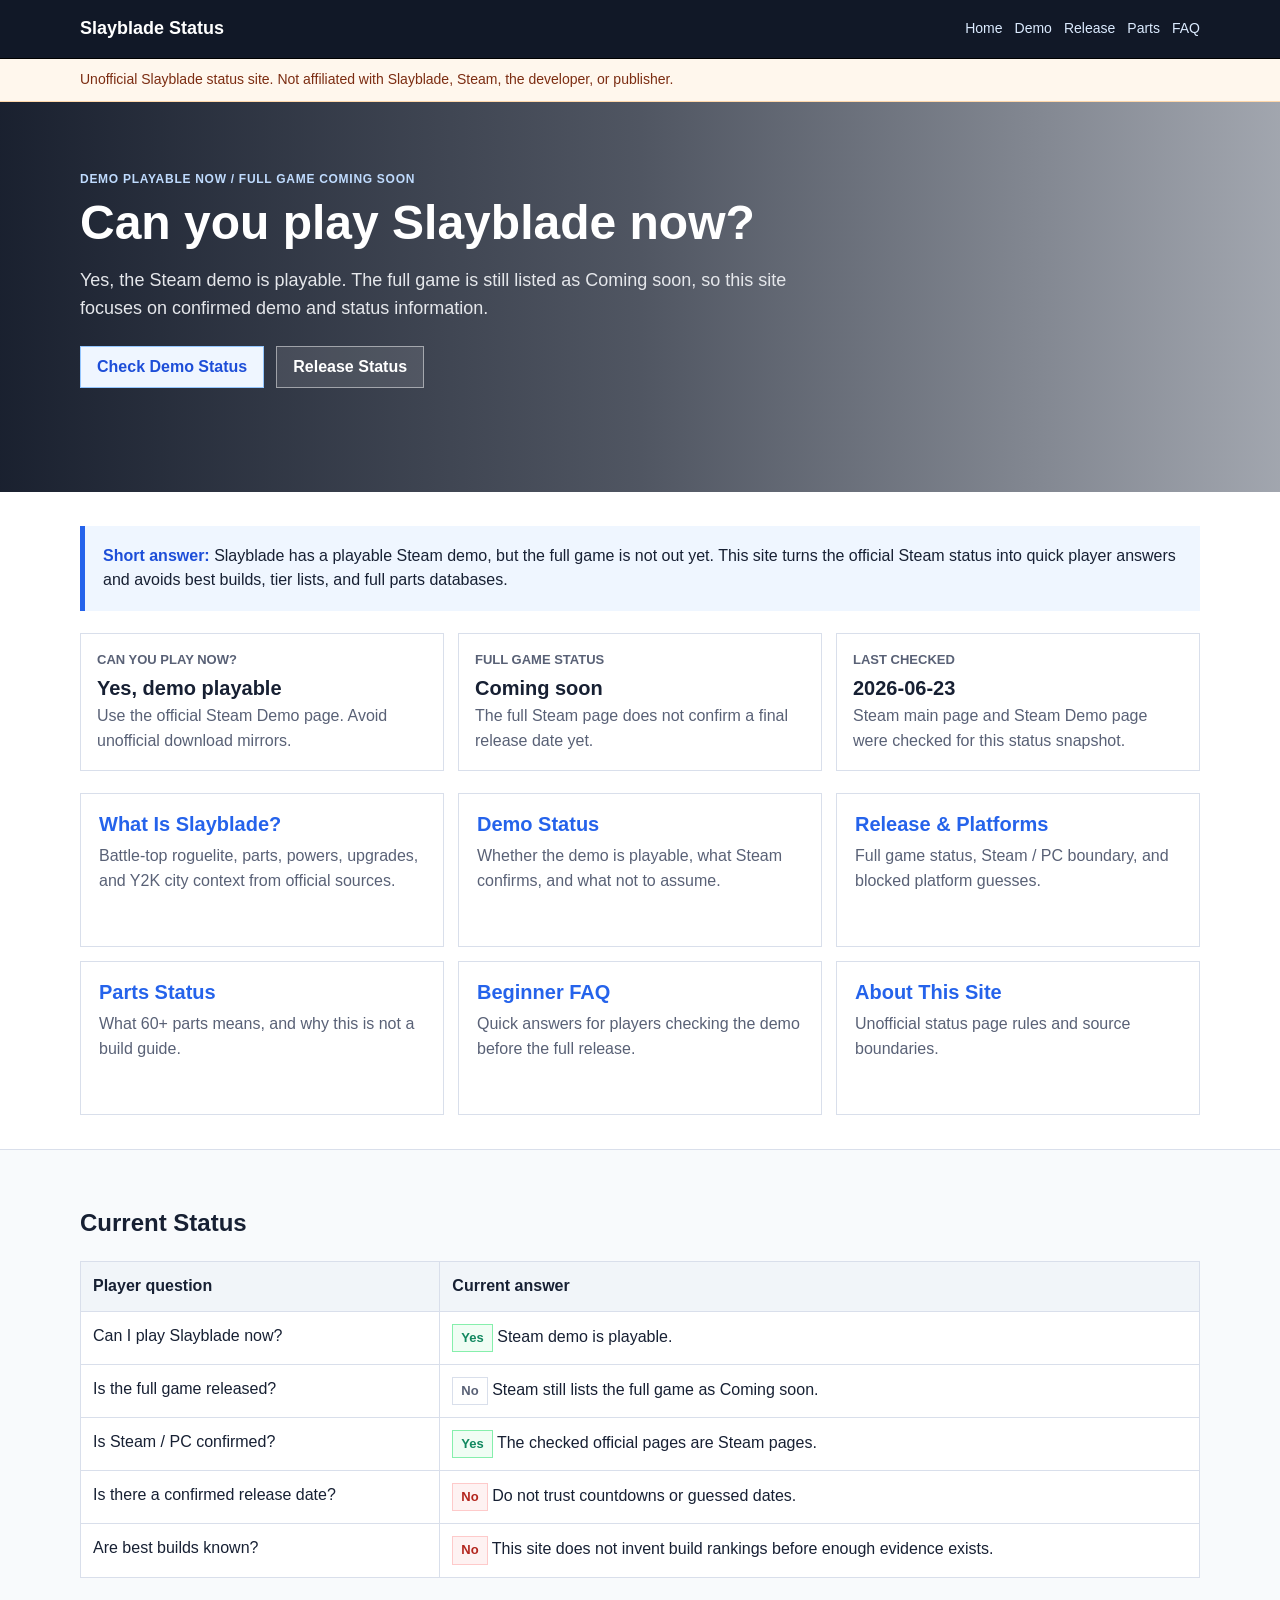
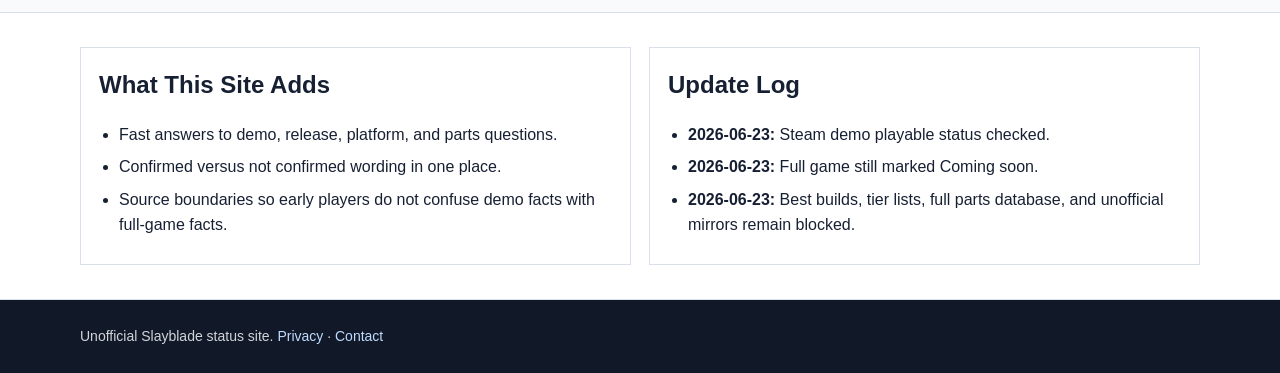
<file: index.html>
﻿<!doctype html>
<html lang="en">
<head>
  <meta charset="utf-8">
  <meta name="viewport" content="width=device-width, initial-scale=1">
  <meta name="robots" content="index,follow">
  <meta name="description" content="Check Slayblade demo availability, full game status, release and platform boundaries, parts notes, and beginner FAQ from source-bounded information.">
  <link rel="canonical" href="https://slaybladeguide.com/">
  <title>Slayblade Demo Status Hub</title>
  <link rel="stylesheet" href="assets/styles.css">
  <script type="text/javascript">
    (function(c,l,a,r,i,t,y){
        c[a]=c[a]||function(){(c[a].q=c[a].q||[]).push(arguments)};
        t=l.createElement(r);t.async=1;t.src="https://www.clarity.ms/tag/"+i;
        y=l.getElementsByTagName(r)[0];y.parentNode.insertBefore(t,y);
    })(window, document, "clarity", "script", "xbj6lcbji1");
  </script>
  <script async src="https://www.googletagmanager.com/gtag/js?id=G-CD2M2RZZ3R"></script>
  <script>
    window.dataLayer = window.dataLayer || [];
    function gtag(){dataLayer.push(arguments);}
    gtag('js', new Date());
    gtag('config', 'G-CD2M2RZZ3R');
  </script>
</head>
<body>
  <header class="topbar"><div class="topbar-inner"><div class="brand">Slayblade Status</div><nav class="nav"><a href="./">Home</a><a href="slayblade-demo-status/">Demo</a><a href="slayblade-release-date-platforms/">Release</a><a href="slayblade-parts-status/">Parts</a><a href="slayblade-beginner-faq/">FAQ</a></nav></div></header>
  <div class="notice"><div class="notice-inner">Unofficial Slayblade status site. Not affiliated with Slayblade, Steam, the developer, or publisher.</div></div>
  <section class="hero"><div class="hero-inner"><div class="eyebrow">Demo playable now / full game coming soon</div><h1>Can you play Slayblade now?</h1><p>Yes, the Steam demo is playable. The full game is still listed as Coming soon, so this site focuses on confirmed demo and status information.</p><div class="hero-actions"><a class="button" href="slayblade-demo-status/">Check Demo Status</a><a class="button secondary" href="slayblade-release-date-platforms/">Release Status</a></div></div></section>
  <main>
    <section class="band"><div class="wrap"><div class="answer"><strong>Short answer:</strong> Slayblade has a playable Steam demo, but the full game is not out yet. This site turns the official Steam status into quick player answers and avoids best builds, tier lists, and full parts databases.</div>
      <div class="status-cards">
        <div class="status-card"><span class="label">Can you play now?</span><strong>Yes, demo playable</strong><p>Use the official Steam Demo page. Avoid unofficial download mirrors.</p></div>
        <div class="status-card"><span class="label">Full game status</span><strong>Coming soon</strong><p>The full Steam page does not confirm a final release date yet.</p></div>
        <div class="status-card"><span class="label">Last checked</span><strong>2026-06-23</strong><p>Steam main page and Steam Demo page were checked for this status snapshot.</p></div>
      </div>
      <div class="grid">
      <a class="tile" href="what-is-slayblade/"><h2>What Is Slayblade?</h2><p>Battle-top roguelite, parts, powers, upgrades, and Y2K city context from official sources.</p></a>
      <a class="tile" href="slayblade-demo-status/"><h2>Demo Status</h2><p>Whether the demo is playable, what Steam confirms, and what not to assume.</p></a>
      <a class="tile" href="slayblade-release-date-platforms/"><h2>Release & Platforms</h2><p>Full game status, Steam / PC boundary, and blocked platform guesses.</p></a>
      <a class="tile" href="slayblade-parts-status/"><h2>Parts Status</h2><p>What 60+ parts means, and why this is not a build guide.</p></a>
      <a class="tile" href="slayblade-beginner-faq/"><h2>Beginner FAQ</h2><p>Quick answers for players checking the demo before the full release.</p></a>
      <a class="tile" href="about/"><h2>About This Site</h2><p>Unofficial status page rules and source boundaries.</p></a>
    </div></div></section>
    <section class="band alt"><div class="wrap"><h2>Current Status</h2><table class="status-table"><tr><th>Player question</th><th>Current answer</th></tr><tr><td>Can I play Slayblade now?</td><td><span class="tag ok">Yes</span> Steam demo is playable.</td></tr><tr><td>Is the full game released?</td><td><span class="tag">No</span> Steam still lists the full game as Coming soon.</td></tr><tr><td>Is Steam / PC confirmed?</td><td><span class="tag ok">Yes</span> The checked official pages are Steam pages.</td></tr><tr><td>Is there a confirmed release date?</td><td><span class="tag block">No</span> Do not trust countdowns or guessed dates.</td></tr><tr><td>Are best builds known?</td><td><span class="tag block">No</span> This site does not invent build rankings before enough evidence exists.</td></tr></table></div></section>
    <section class="band"><div class="wrap"><div class="split"><div class="panel"><h2>What This Site Adds</h2><ul class="check-list"><li>Fast answers to demo, release, platform, and parts questions.</li><li>Confirmed versus not confirmed wording in one place.</li><li>Source boundaries so early players do not confuse demo facts with full-game facts.</li></ul></div><div class="panel"><h2>Update Log</h2><ul class="update-list"><li><strong>2026-06-23:</strong> Steam demo playable status checked.</li><li><strong>2026-06-23:</strong> Full game still marked Coming soon.</li><li><strong>2026-06-23:</strong> Best builds, tier lists, full parts database, and unofficial mirrors remain blocked.</li></ul></div></div></div></section>
  </main>
  <footer class="footer"><div class="wrap">Unofficial Slayblade status site. <a href="privacy-policy/">Privacy</a> &middot; <a href="contact/">Contact</a></div></footer>
</body>
</html>
</file>
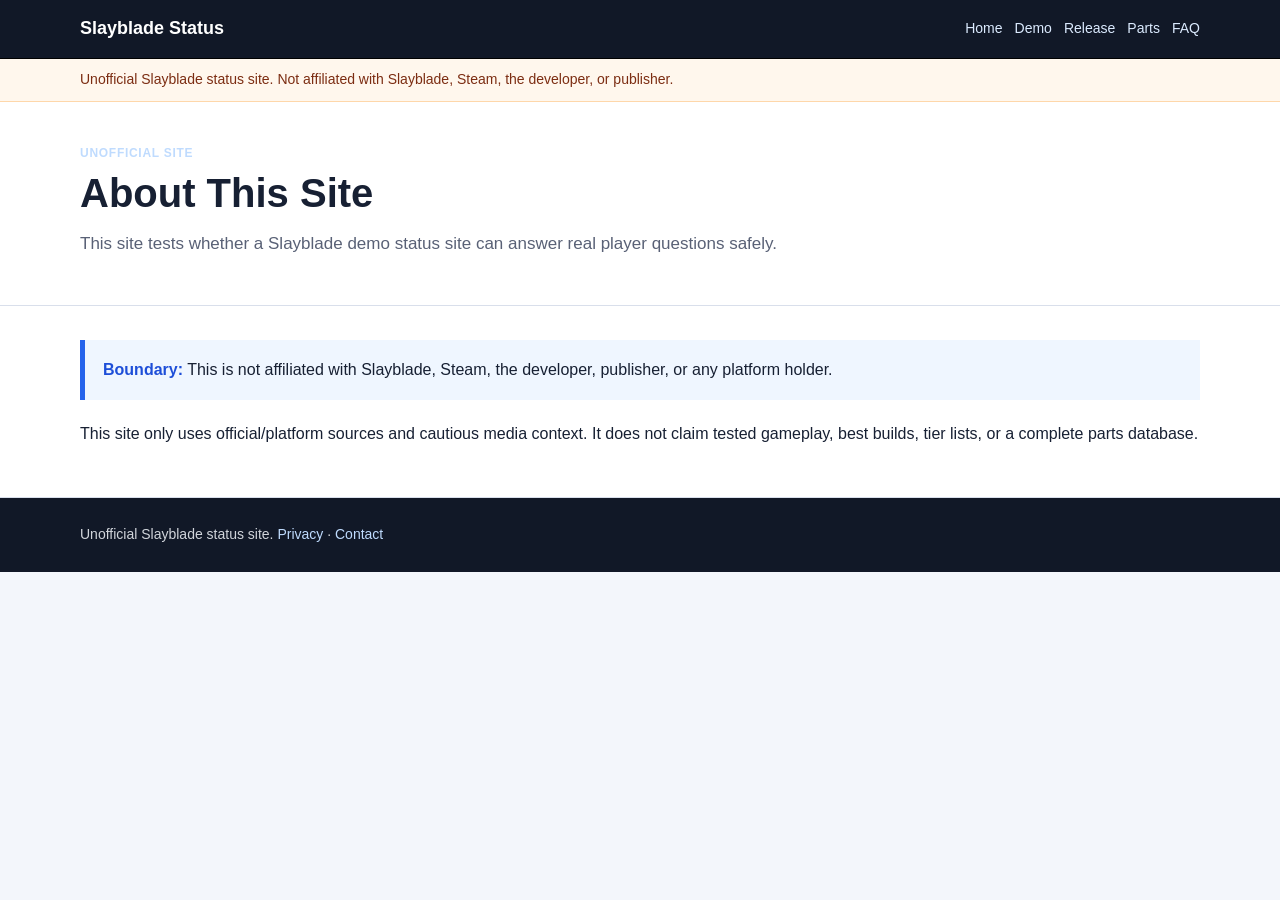
<file: about/index.html>
﻿<!doctype html>
<html lang="en">
<head>
  <meta charset="utf-8">
  <meta name="viewport" content="width=device-width, initial-scale=1">
  <meta name="robots" content="index,follow">
  <meta name="description" content="Learn how this unofficial Slayblade status site keeps claims source-bounded and avoids untested builds, tier lists, or complete databases.">
  <link rel="canonical" href="https://slaybladeguide.com/about/">
  <title>About This Slayblade Preview</title>
  <link rel="stylesheet" href="../assets/styles.css">
  <script type="text/javascript">
    (function(c,l,a,r,i,t,y){
        c[a]=c[a]||function(){(c[a].q=c[a].q||[]).push(arguments)};
        t=l.createElement(r);t.async=1;t.src="https://www.clarity.ms/tag/"+i;
        y=l.getElementsByTagName(r)[0];y.parentNode.insertBefore(t,y);
    })(window, document, "clarity", "script", "xbj6lcbji1");
  </script>
  <script async src="https://www.googletagmanager.com/gtag/js?id=G-CD2M2RZZ3R"></script>
  <script>
    window.dataLayer = window.dataLayer || [];
    function gtag(){dataLayer.push(arguments);}
    gtag('js', new Date());
    gtag('config', 'G-CD2M2RZZ3R');
  </script>
</head>
<body>
  <header class="topbar"><div class="topbar-inner"><div class="brand">Slayblade Status</div><nav class="nav"><a href="../">Home</a><a href="../slayblade-demo-status/">Demo</a><a href="../slayblade-release-date-platforms/">Release</a><a href="../slayblade-parts-status/">Parts</a><a href="../slayblade-beginner-faq/">FAQ</a></nav></div></header>
  <div class="notice"><div class="notice-inner">Unofficial Slayblade status site. Not affiliated with Slayblade, Steam, the developer, or publisher.</div></div>
  <main>
    <section class="page-head"><div class="wrap"><div class="eyebrow">Unofficial site</div><h1>About This Site</h1><p>This site tests whether a Slayblade demo status site can answer real player questions safely.</p></div></section>
    <section class="band"><div class="wrap"><div class="answer"><strong>Boundary:</strong> This is not affiliated with Slayblade, Steam, the developer, publisher, or any platform holder.</div><p>This site only uses official/platform sources and cautious media context. It does not claim tested gameplay, best builds, tier lists, or a complete parts database.</p></div></section>
  </main>
  <footer class="footer"><div class="wrap">Unofficial Slayblade status site. <a href="../privacy-policy/">Privacy</a> &middot; <a href="../contact/">Contact</a></div></footer>
</body>
</html>
</file>
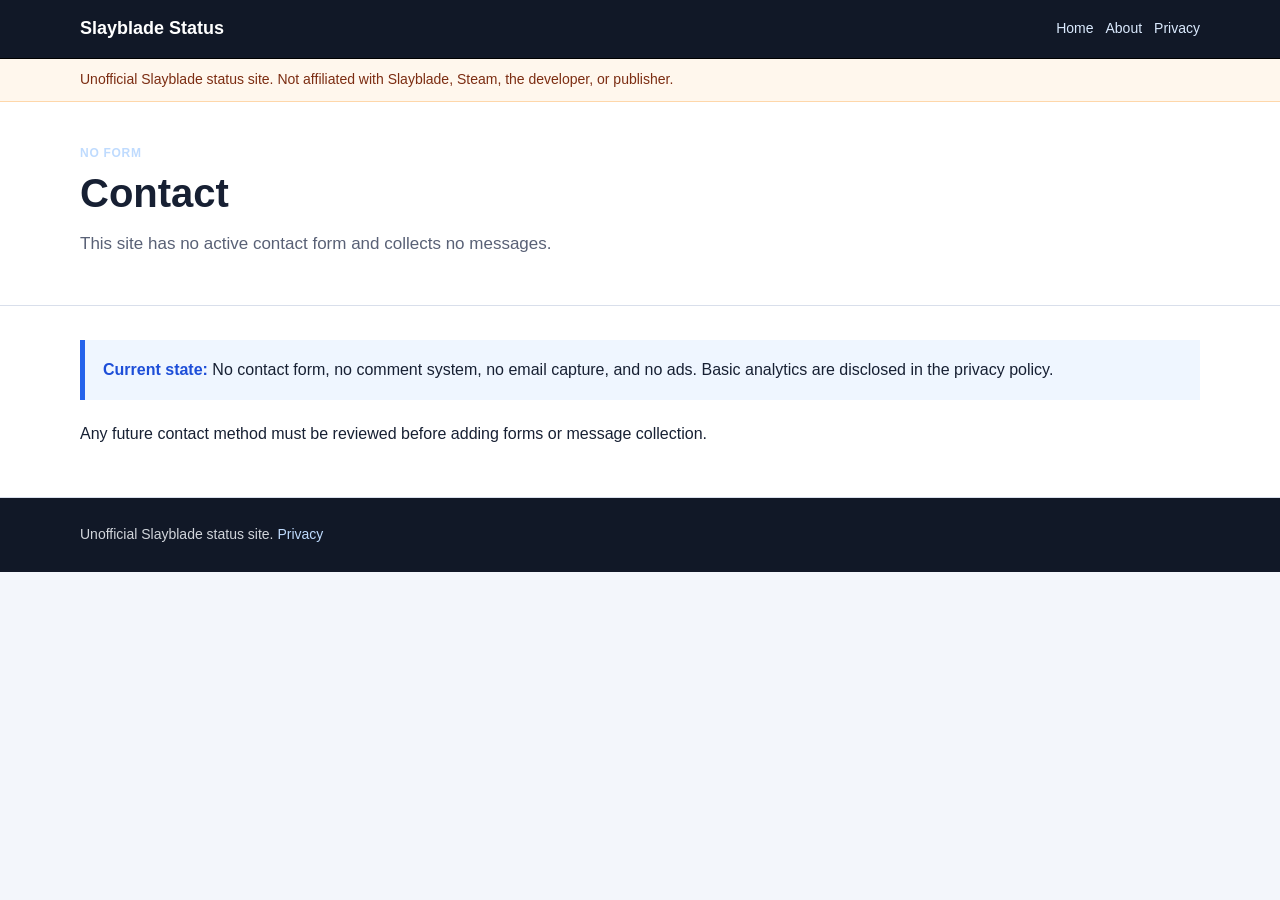
<file: contact/index.html>
﻿<!doctype html>
<html lang="en">
<head>
  <meta charset="utf-8">
  <meta name="viewport" content="width=device-width, initial-scale=1">
  <meta name="robots" content="index,follow">
  <meta name="description" content="Contact boundary for the unofficial Slayblade status site: no forms, no comments, no ads, and analytics disclosed in the privacy policy.">
  <link rel="canonical" href="https://slaybladeguide.com/contact/">
  <title>Contact</title>
  <link rel="stylesheet" href="../assets/styles.css">
  <script type="text/javascript">
    (function(c,l,a,r,i,t,y){
        c[a]=c[a]||function(){(c[a].q=c[a].q||[]).push(arguments)};
        t=l.createElement(r);t.async=1;t.src="https://www.clarity.ms/tag/"+i;
        y=l.getElementsByTagName(r)[0];y.parentNode.insertBefore(t,y);
    })(window, document, "clarity", "script", "xbj6lcbji1");
  </script>
  <script async src="https://www.googletagmanager.com/gtag/js?id=G-CD2M2RZZ3R"></script>
  <script>
    window.dataLayer = window.dataLayer || [];
    function gtag(){dataLayer.push(arguments);}
    gtag('js', new Date());
    gtag('config', 'G-CD2M2RZZ3R');
  </script>
</head>
<body>
  <header class="topbar"><div class="topbar-inner"><div class="brand">Slayblade Status</div><nav class="nav"><a href="../">Home</a><a href="../about/">About</a><a href="../privacy-policy/">Privacy</a></nav></div></header>
  <div class="notice"><div class="notice-inner">Unofficial Slayblade status site. Not affiliated with Slayblade, Steam, the developer, or publisher.</div></div>
  <main>
    <section class="page-head"><div class="wrap"><div class="eyebrow">No form</div><h1>Contact</h1><p>This site has no active contact form and collects no messages.</p></div></section>
    <section class="band"><div class="wrap"><div class="answer"><strong>Current state:</strong> No contact form, no comment system, no email capture, and no ads. Basic analytics are disclosed in the privacy policy.</div><p>Any future contact method must be reviewed before adding forms or message collection.</p></div></section>
  </main>
  <footer class="footer"><div class="wrap">Unofficial Slayblade status site. <a href="../privacy-policy/">Privacy</a></div></footer>
</body>
</html>
</file>
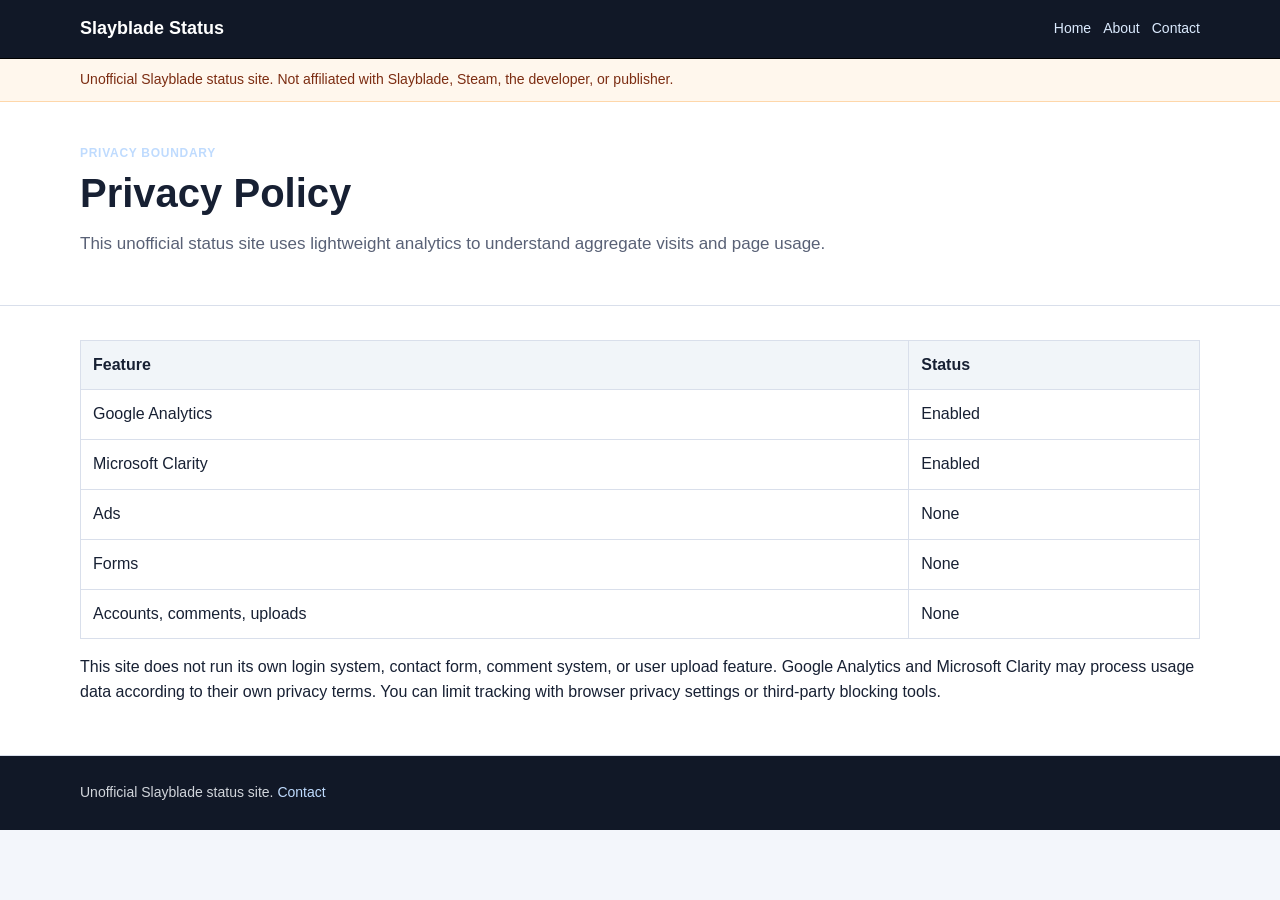
<file: privacy-policy/index.html>
﻿<!doctype html>
<html lang="en">
<head>
  <meta charset="utf-8">
  <meta name="viewport" content="width=device-width, initial-scale=1">
  <meta name="robots" content="index,follow">
  <meta name="description" content="Privacy boundary for this unofficial Slayblade status site: basic Google Analytics and Microsoft Clarity only, with no forms, ads, accounts, or comments.">
  <link rel="canonical" href="https://slaybladeguide.com/privacy-policy/">
  <title>Privacy Policy</title>
  <link rel="stylesheet" href="../assets/styles.css">
  <script type="text/javascript">
    (function(c,l,a,r,i,t,y){
        c[a]=c[a]||function(){(c[a].q=c[a].q||[]).push(arguments)};
        t=l.createElement(r);t.async=1;t.src="https://www.clarity.ms/tag/"+i;
        y=l.getElementsByTagName(r)[0];y.parentNode.insertBefore(t,y);
    })(window, document, "clarity", "script", "xbj6lcbji1");
  </script>
  <script async src="https://www.googletagmanager.com/gtag/js?id=G-CD2M2RZZ3R"></script>
  <script>
    window.dataLayer = window.dataLayer || [];
    function gtag(){dataLayer.push(arguments);}
    gtag('js', new Date());
    gtag('config', 'G-CD2M2RZZ3R');
  </script>
</head>
<body>
  <header class="topbar"><div class="topbar-inner"><div class="brand">Slayblade Status</div><nav class="nav"><a href="../">Home</a><a href="../about/">About</a><a href="../contact/">Contact</a></nav></div></header>
  <div class="notice"><div class="notice-inner">Unofficial Slayblade status site. Not affiliated with Slayblade, Steam, the developer, or publisher.</div></div>
  <main>
    <section class="page-head"><div class="wrap"><div class="eyebrow">Privacy boundary</div><h1>Privacy Policy</h1><p>This unofficial status site uses lightweight analytics to understand aggregate visits and page usage.</p></div></section>
    <section class="band"><div class="wrap"><table class="status-table"><tr><th>Feature</th><th>Status</th></tr><tr><td>Google Analytics</td><td>Enabled</td></tr><tr><td>Microsoft Clarity</td><td>Enabled</td></tr><tr><td>Ads</td><td>None</td></tr><tr><td>Forms</td><td>None</td></tr><tr><td>Accounts, comments, uploads</td><td>None</td></tr></table><p>This site does not run its own login system, contact form, comment system, or user upload feature. Google Analytics and Microsoft Clarity may process usage data according to their own privacy terms. You can limit tracking with browser privacy settings or third-party blocking tools.</p></div></section>
  </main>
  <footer class="footer"><div class="wrap">Unofficial Slayblade status site. <a href="../contact/">Contact</a></div></footer>
</body>
</html>
</file>
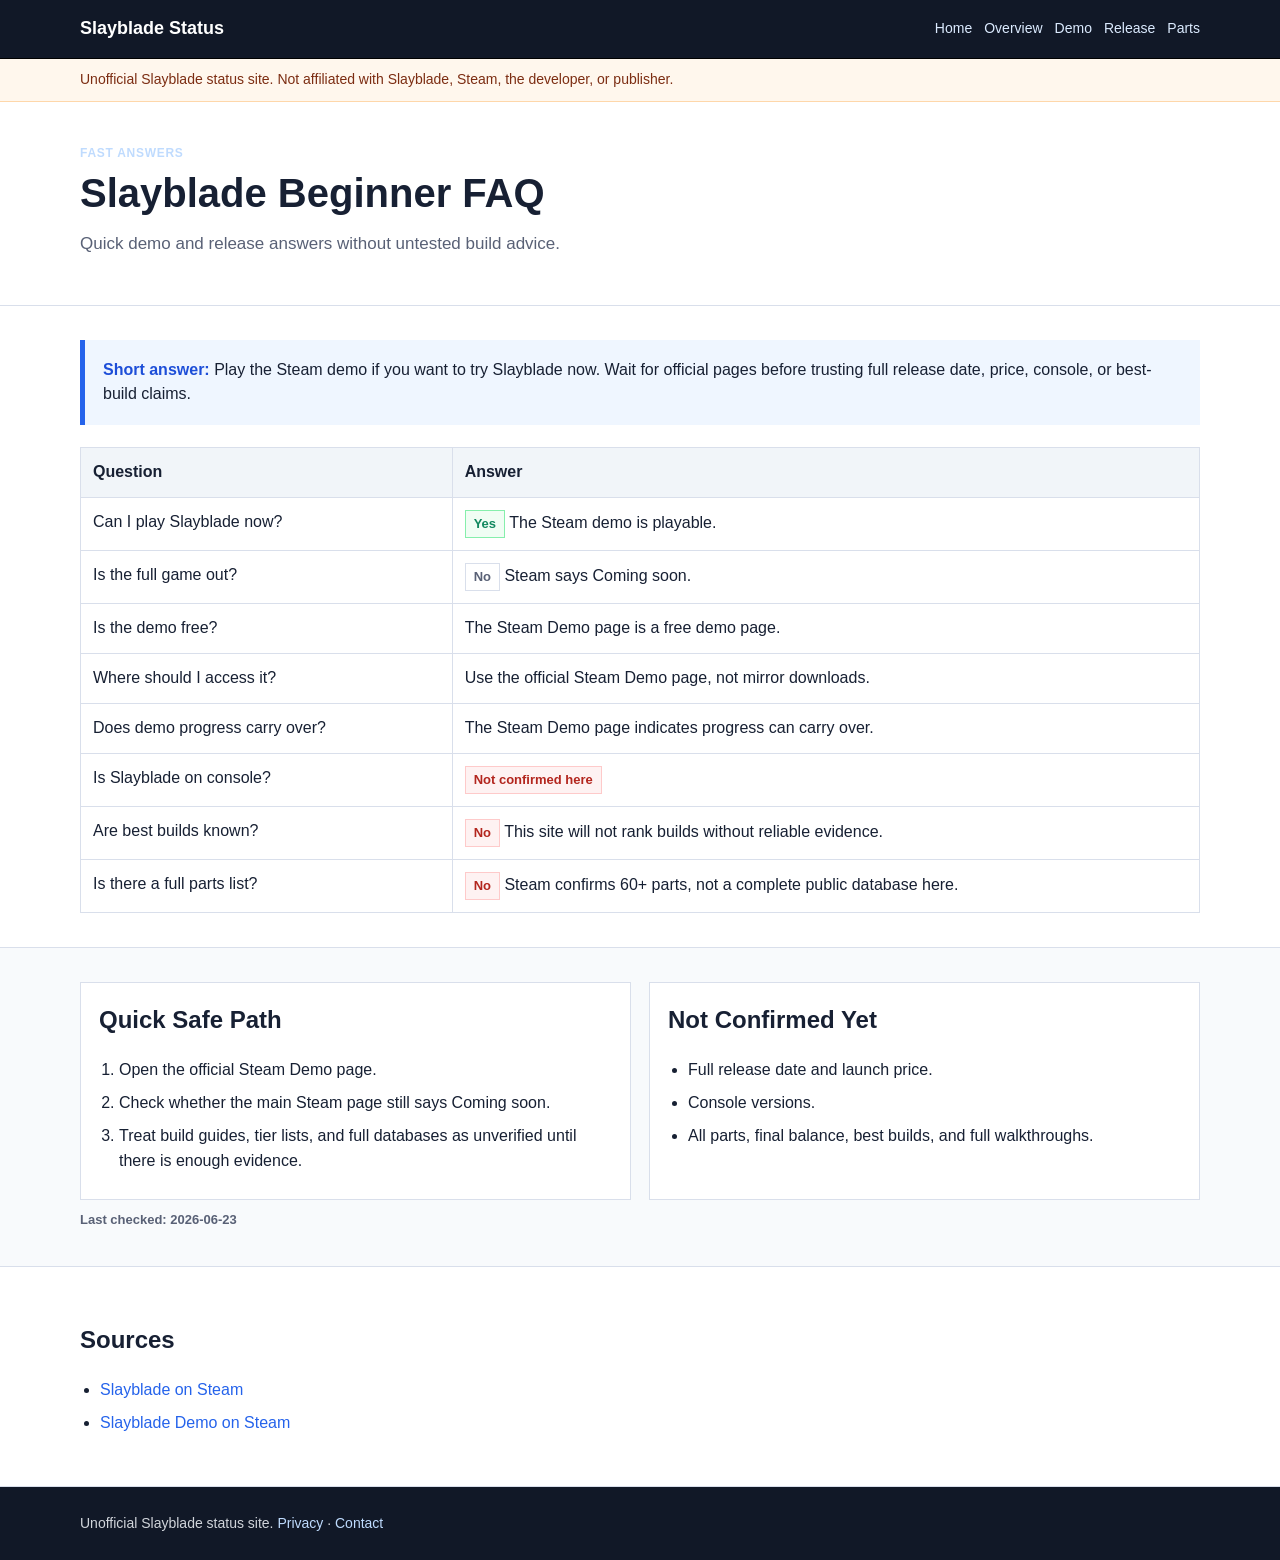
<file: slayblade-beginner-faq/index.html>
﻿<!doctype html>
<html lang="en">
<head>
  <meta charset="utf-8">
  <meta name="viewport" content="width=device-width, initial-scale=1">
  <meta name="robots" content="index,follow">
  <meta name="description" content="Quick Slayblade demo, release, platform, and parts answers for beginners without untested build or tier-list claims.">
  <link rel="canonical" href="https://slaybladeguide.com/slayblade-beginner-faq/">
  <title>Slayblade Beginner FAQ</title>
  <link rel="stylesheet" href="../assets/styles.css">
  <script type="text/javascript">
    (function(c,l,a,r,i,t,y){
        c[a]=c[a]||function(){(c[a].q=c[a].q||[]).push(arguments)};
        t=l.createElement(r);t.async=1;t.src="https://www.clarity.ms/tag/"+i;
        y=l.getElementsByTagName(r)[0];y.parentNode.insertBefore(t,y);
    })(window, document, "clarity", "script", "xbj6lcbji1");
  </script>
  <script async src="https://www.googletagmanager.com/gtag/js?id=G-CD2M2RZZ3R"></script>
  <script>
    window.dataLayer = window.dataLayer || [];
    function gtag(){dataLayer.push(arguments);}
    gtag('js', new Date());
    gtag('config', 'G-CD2M2RZZ3R');
  </script>
</head>
<body>
  <header class="topbar"><div class="topbar-inner"><div class="brand">Slayblade Status</div><nav class="nav"><a href="../">Home</a><a href="../what-is-slayblade/">Overview</a><a href="../slayblade-demo-status/">Demo</a><a href="../slayblade-release-date-platforms/">Release</a><a href="../slayblade-parts-status/">Parts</a></nav></div></header>
  <div class="notice"><div class="notice-inner">Unofficial Slayblade status site. Not affiliated with Slayblade, Steam, the developer, or publisher.</div></div>
  <main>
    <section class="page-head"><div class="wrap"><div class="eyebrow">Fast answers</div><h1>Slayblade Beginner FAQ</h1><p>Quick demo and release answers without untested build advice.</p></div></section>
    <section class="band"><div class="wrap"><div class="answer"><strong>Short answer:</strong> Play the Steam demo if you want to try Slayblade now. Wait for official pages before trusting full release date, price, console, or best-build claims.</div>
      <table class="status-table"><tr><th>Question</th><th>Answer</th></tr><tr><td>Can I play Slayblade now?</td><td><span class="tag ok">Yes</span> The Steam demo is playable.</td></tr><tr><td>Is the full game out?</td><td><span class="tag">No</span> Steam says Coming soon.</td></tr><tr><td>Is the demo free?</td><td>The Steam Demo page is a free demo page.</td></tr><tr><td>Where should I access it?</td><td>Use the official Steam Demo page, not mirror downloads.</td></tr><tr><td>Does demo progress carry over?</td><td>The Steam Demo page indicates progress can carry over.</td></tr><tr><td>Is Slayblade on console?</td><td><span class="tag block">Not confirmed here</span></td></tr><tr><td>Are best builds known?</td><td><span class="tag block">No</span> This site will not rank builds without reliable evidence.</td></tr><tr><td>Is there a full parts list?</td><td><span class="tag block">No</span> Steam confirms 60+ parts, not a complete public database here.</td></tr></table>
    </div></section>
    <section class="band alt"><div class="wrap"><div class="split"><div class="panel"><h2>Quick Safe Path</h2><ol class="check-list"><li>Open the official Steam Demo page.</li><li>Check whether the main Steam page still says Coming soon.</li><li>Treat build guides, tier lists, and full databases as unverified until there is enough evidence.</li></ol></div><div class="panel"><h2>Not Confirmed Yet</h2><ul class="check-list"><li>Full release date and launch price.</li><li>Console versions.</li><li>All parts, final balance, best builds, and full walkthroughs.</li></ul></div></div><span class="last-checked">Last checked: 2026-06-23</span></div></section>
    <section class="band"><div class="wrap"><h2>Sources</h2><ul class="source-list"><li><a href="https://store.steampowered.com/app/4117730/Slayblade/">Slayblade on Steam</a></li><li><a href="https://store.steampowered.com/app/4682290/Slayblade_Demo/">Slayblade Demo on Steam</a></li></ul></div></section>
  </main>
  <footer class="footer"><div class="wrap">Unofficial Slayblade status site. <a href="../privacy-policy/">Privacy</a> &middot; <a href="../contact/">Contact</a></div></footer>
</body>
</html>
</file>
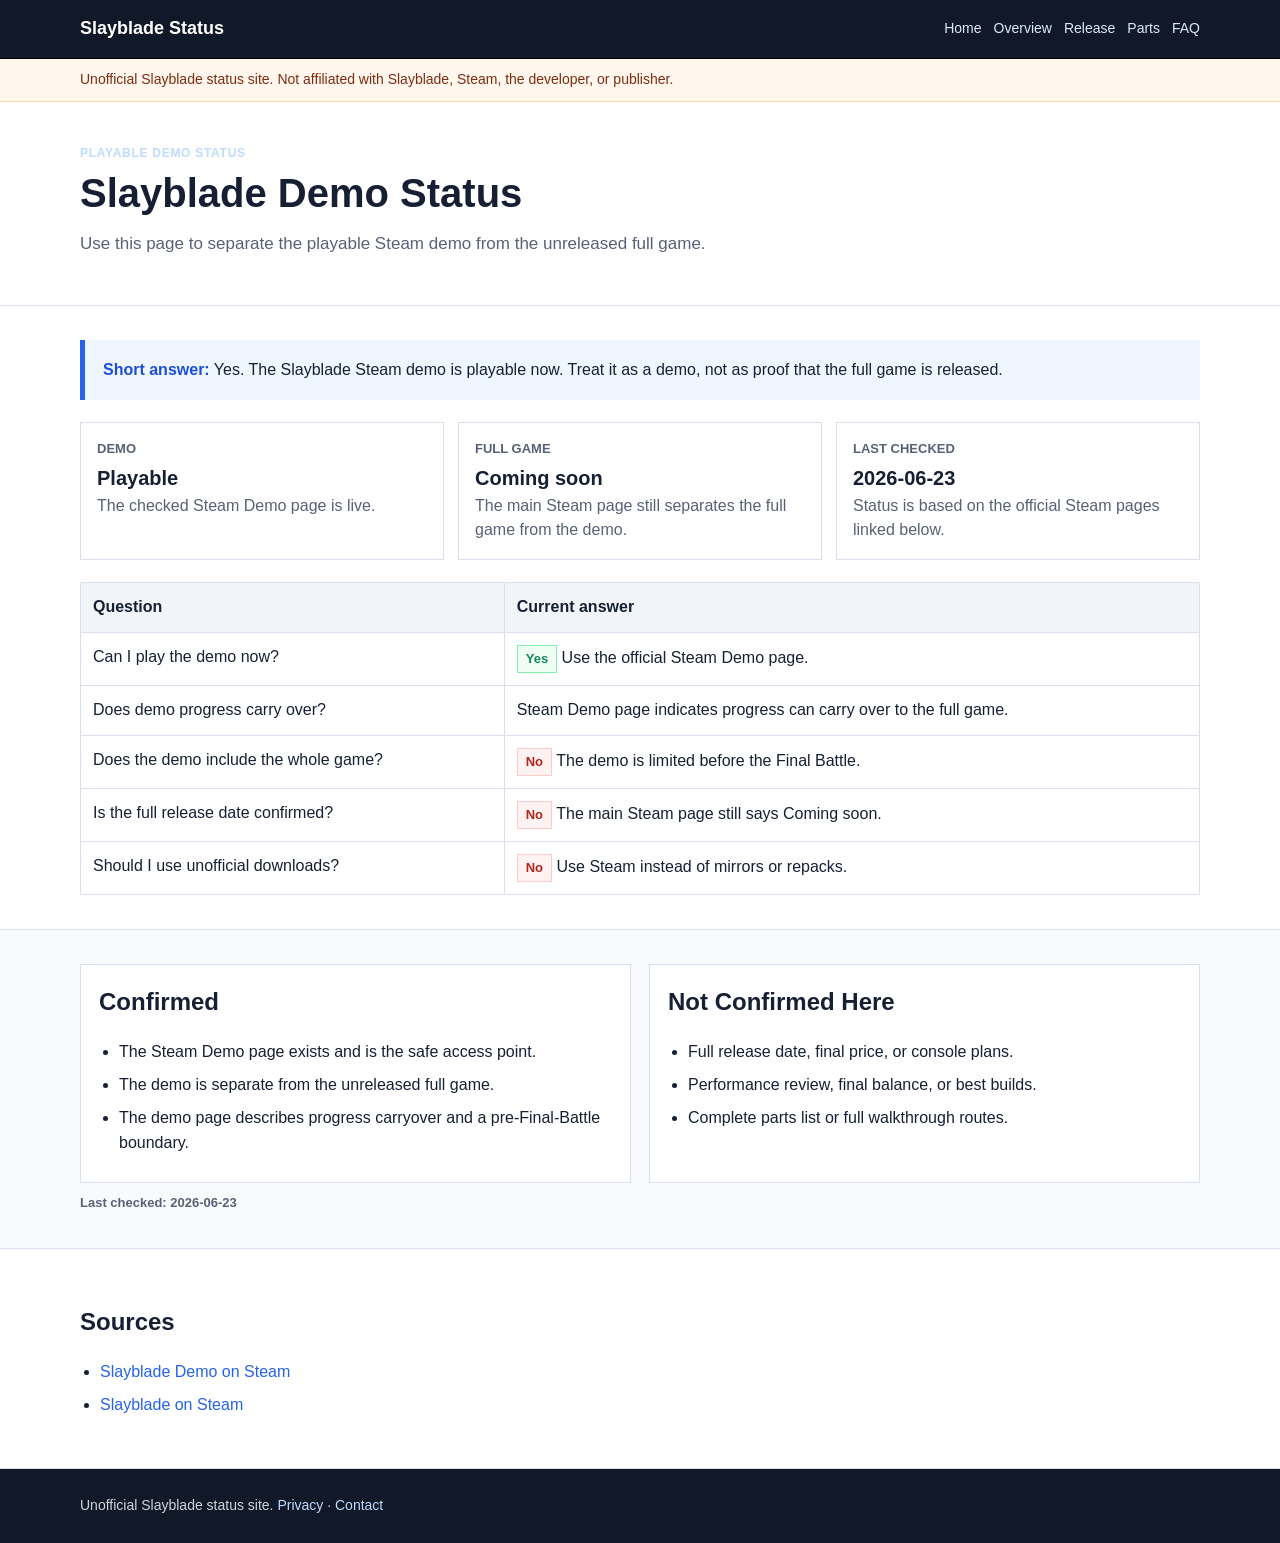
<file: slayblade-demo-status/index.html>
﻿<!doctype html>
<html lang="en">
<head>
  <meta charset="utf-8">
  <meta name="viewport" content="width=device-width, initial-scale=1">
  <meta name="robots" content="index,follow">
  <meta name="description" content="Check whether the Slayblade Steam demo is playable, what it means for the full game, and which claims remain unconfirmed.">
  <link rel="canonical" href="https://slaybladeguide.com/slayblade-demo-status/">
  <title>Slayblade Demo Status</title>
  <link rel="stylesheet" href="../assets/styles.css">
  <script type="text/javascript">
    (function(c,l,a,r,i,t,y){
        c[a]=c[a]||function(){(c[a].q=c[a].q||[]).push(arguments)};
        t=l.createElement(r);t.async=1;t.src="https://www.clarity.ms/tag/"+i;
        y=l.getElementsByTagName(r)[0];y.parentNode.insertBefore(t,y);
    })(window, document, "clarity", "script", "xbj6lcbji1");
  </script>
  <script async src="https://www.googletagmanager.com/gtag/js?id=G-CD2M2RZZ3R"></script>
  <script>
    window.dataLayer = window.dataLayer || [];
    function gtag(){dataLayer.push(arguments);}
    gtag('js', new Date());
    gtag('config', 'G-CD2M2RZZ3R');
  </script>
</head>
<body>
  <header class="topbar"><div class="topbar-inner"><div class="brand">Slayblade Status</div><nav class="nav"><a href="../">Home</a><a href="../what-is-slayblade/">Overview</a><a href="../slayblade-release-date-platforms/">Release</a><a href="../slayblade-parts-status/">Parts</a><a href="../slayblade-beginner-faq/">FAQ</a></nav></div></header>
  <div class="notice"><div class="notice-inner">Unofficial Slayblade status site. Not affiliated with Slayblade, Steam, the developer, or publisher.</div></div>
  <main>
    <section class="page-head"><div class="wrap"><div class="eyebrow">Playable demo status</div><h1>Slayblade Demo Status</h1><p>Use this page to separate the playable Steam demo from the unreleased full game.</p></div></section>
    <section class="band"><div class="wrap"><div class="answer"><strong>Short answer:</strong> Yes. The Slayblade Steam demo is playable now. Treat it as a demo, not as proof that the full game is released.</div>
      <div class="status-cards">
        <div class="status-card"><span class="label">Demo</span><strong>Playable</strong><p>The checked Steam Demo page is live.</p></div>
        <div class="status-card"><span class="label">Full game</span><strong>Coming soon</strong><p>The main Steam page still separates the full game from the demo.</p></div>
        <div class="status-card"><span class="label">Last checked</span><strong>2026-06-23</strong><p>Status is based on the official Steam pages linked below.</p></div>
      </div>
      <table class="status-table"><tr><th>Question</th><th>Current answer</th></tr><tr><td>Can I play the demo now?</td><td><span class="tag ok">Yes</span> Use the official Steam Demo page.</td></tr><tr><td>Does demo progress carry over?</td><td>Steam Demo page indicates progress can carry over to the full game.</td></tr><tr><td>Does the demo include the whole game?</td><td><span class="tag block">No</span> The demo is limited before the Final Battle.</td></tr><tr><td>Is the full release date confirmed?</td><td><span class="tag block">No</span> The main Steam page still says Coming soon.</td></tr><tr><td>Should I use unofficial downloads?</td><td><span class="tag block">No</span> Use Steam instead of mirrors or repacks.</td></tr></table>
    </div></section>
    <section class="band alt"><div class="wrap"><div class="split"><div class="panel"><h2>Confirmed</h2><ul class="check-list"><li>The Steam Demo page exists and is the safe access point.</li><li>The demo is separate from the unreleased full game.</li><li>The demo page describes progress carryover and a pre-Final-Battle boundary.</li></ul></div><div class="panel"><h2>Not Confirmed Here</h2><ul class="check-list"><li>Full release date, final price, or console plans.</li><li>Performance review, final balance, or best builds.</li><li>Complete parts list or full walkthrough routes.</li></ul></div></div><span class="last-checked">Last checked: 2026-06-23</span></div></section>
    <section class="band"><div class="wrap"><h2>Sources</h2><ul class="source-list"><li><a href="https://store.steampowered.com/app/4682290/Slayblade_Demo/">Slayblade Demo on Steam</a></li><li><a href="https://store.steampowered.com/app/4117730/Slayblade/">Slayblade on Steam</a></li></ul></div></section>
  </main>
  <footer class="footer"><div class="wrap">Unofficial Slayblade status site. <a href="../privacy-policy/">Privacy</a> &middot; <a href="../contact/">Contact</a></div></footer>
</body>
</html>
</file>
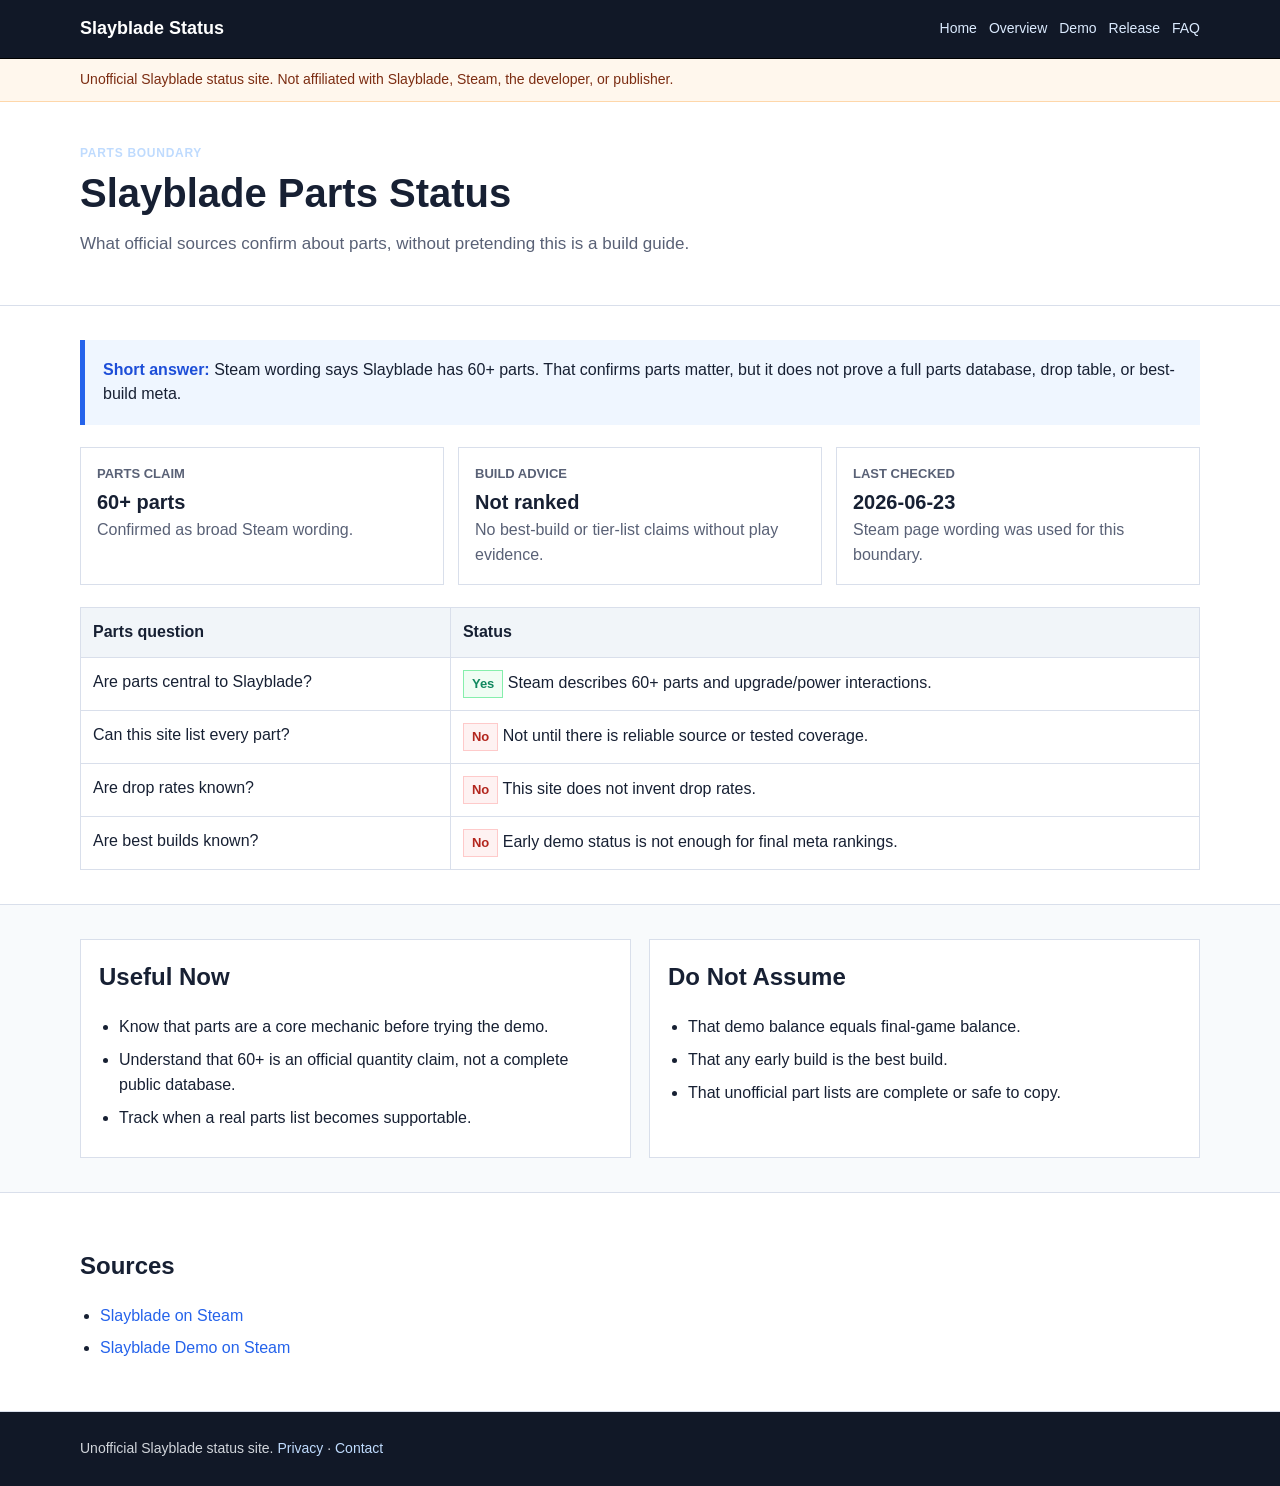
<file: slayblade-parts-status/index.html>
﻿<!doctype html>
<html lang="en">
<head>
  <meta charset="utf-8">
  <meta name="viewport" content="width=device-width, initial-scale=1">
  <meta name="robots" content="index,follow">
  <meta name="description" content="Source-bounded Slayblade parts status explaining the 60+ parts claim without best builds, tier lists, drop rates, or full database claims.">
  <link rel="canonical" href="https://slaybladeguide.com/slayblade-parts-status/">
  <title>Slayblade Parts Status</title>
  <link rel="stylesheet" href="../assets/styles.css">
  <script type="text/javascript">
    (function(c,l,a,r,i,t,y){
        c[a]=c[a]||function(){(c[a].q=c[a].q||[]).push(arguments)};
        t=l.createElement(r);t.async=1;t.src="https://www.clarity.ms/tag/"+i;
        y=l.getElementsByTagName(r)[0];y.parentNode.insertBefore(t,y);
    })(window, document, "clarity", "script", "xbj6lcbji1");
  </script>
  <script async src="https://www.googletagmanager.com/gtag/js?id=G-CD2M2RZZ3R"></script>
  <script>
    window.dataLayer = window.dataLayer || [];
    function gtag(){dataLayer.push(arguments);}
    gtag('js', new Date());
    gtag('config', 'G-CD2M2RZZ3R');
  </script>
</head>
<body>
  <header class="topbar"><div class="topbar-inner"><div class="brand">Slayblade Status</div><nav class="nav"><a href="../">Home</a><a href="../what-is-slayblade/">Overview</a><a href="../slayblade-demo-status/">Demo</a><a href="../slayblade-release-date-platforms/">Release</a><a href="../slayblade-beginner-faq/">FAQ</a></nav></div></header>
  <div class="notice"><div class="notice-inner">Unofficial Slayblade status site. Not affiliated with Slayblade, Steam, the developer, or publisher.</div></div>
  <main>
    <section class="page-head"><div class="wrap"><div class="eyebrow">Parts boundary</div><h1>Slayblade Parts Status</h1><p>What official sources confirm about parts, without pretending this is a build guide.</p></div></section>
    <section class="band"><div class="wrap"><div class="answer"><strong>Short answer:</strong> Steam wording says Slayblade has 60+ parts. That confirms parts matter, but it does not prove a full parts database, drop table, or best-build meta.</div>
      <div class="status-cards">
        <div class="status-card"><span class="label">Parts claim</span><strong>60+ parts</strong><p>Confirmed as broad Steam wording.</p></div>
        <div class="status-card"><span class="label">Build advice</span><strong>Not ranked</strong><p>No best-build or tier-list claims without play evidence.</p></div>
        <div class="status-card"><span class="label">Last checked</span><strong>2026-06-23</strong><p>Steam page wording was used for this boundary.</p></div>
      </div>
      <table class="status-table"><tr><th>Parts question</th><th>Status</th></tr><tr><td>Are parts central to Slayblade?</td><td><span class="tag ok">Yes</span> Steam describes 60+ parts and upgrade/power interactions.</td></tr><tr><td>Can this site list every part?</td><td><span class="tag block">No</span> Not until there is reliable source or tested coverage.</td></tr><tr><td>Are drop rates known?</td><td><span class="tag block">No</span> This site does not invent drop rates.</td></tr><tr><td>Are best builds known?</td><td><span class="tag block">No</span> Early demo status is not enough for final meta rankings.</td></tr></table>
    </div></section>
    <section class="band alt"><div class="wrap"><div class="split"><div class="panel"><h2>Useful Now</h2><ul class="check-list"><li>Know that parts are a core mechanic before trying the demo.</li><li>Understand that 60+ is an official quantity claim, not a complete public database.</li><li>Track when a real parts list becomes supportable.</li></ul></div><div class="panel"><h2>Do Not Assume</h2><ul class="check-list"><li>That demo balance equals final-game balance.</li><li>That any early build is the best build.</li><li>That unofficial part lists are complete or safe to copy.</li></ul></div></div></div></section>
    <section class="band"><div class="wrap"><h2>Sources</h2><ul class="source-list"><li><a href="https://store.steampowered.com/app/4117730/Slayblade/">Slayblade on Steam</a></li><li><a href="https://store.steampowered.com/app/4682290/Slayblade_Demo/">Slayblade Demo on Steam</a></li></ul></div></section>
  </main>
  <footer class="footer"><div class="wrap">Unofficial Slayblade status site. <a href="../privacy-policy/">Privacy</a> &middot; <a href="../contact/">Contact</a></div></footer>
</body>
</html>
</file>
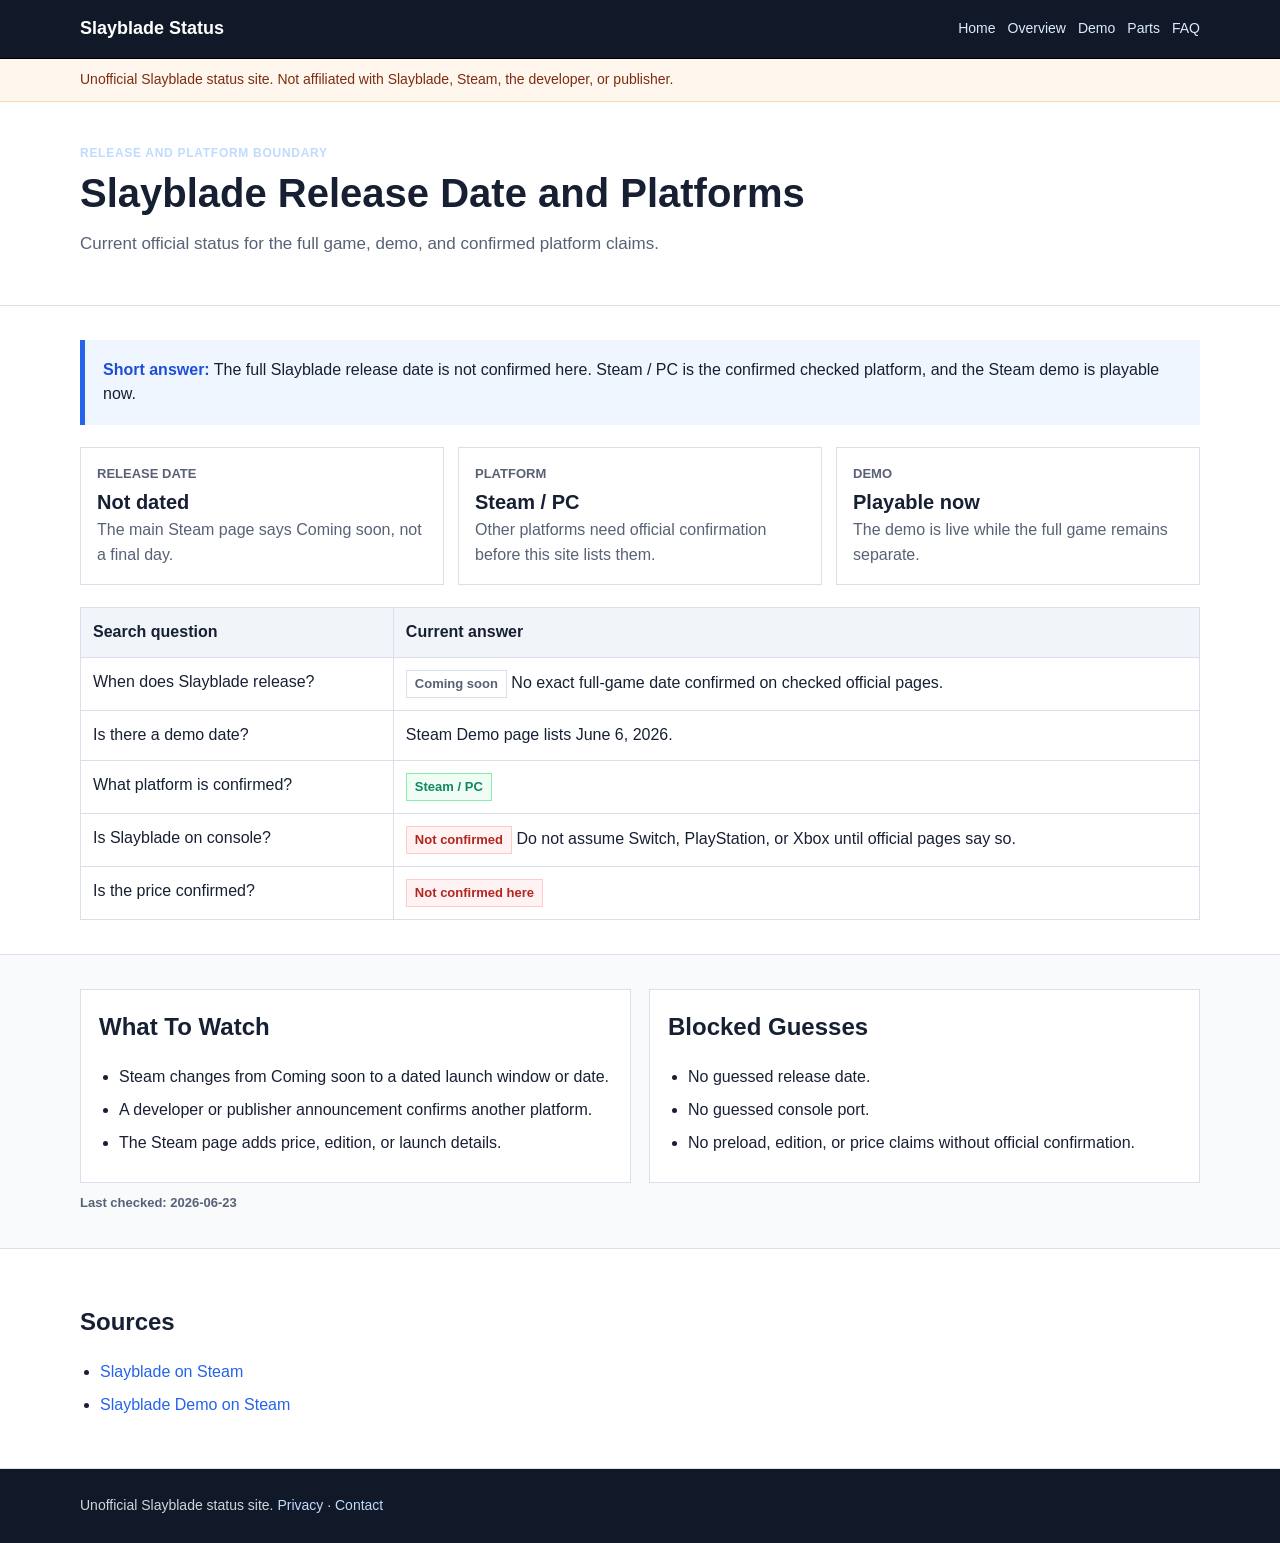
<file: slayblade-release-date-platforms/index.html>
﻿<!doctype html>
<html lang="en">
<head>
  <meta charset="utf-8">
  <meta name="viewport" content="width=device-width, initial-scale=1">
  <meta name="robots" content="index,follow">
  <meta name="description" content="Current Slayblade release date and platform status for Steam and PC, with unconfirmed console, price, and full launch claims blocked.">
  <link rel="canonical" href="https://slaybladeguide.com/slayblade-release-date-platforms/">
  <title>Slayblade Release Date and Platforms</title>
  <link rel="stylesheet" href="../assets/styles.css">
  <script type="text/javascript">
    (function(c,l,a,r,i,t,y){
        c[a]=c[a]||function(){(c[a].q=c[a].q||[]).push(arguments)};
        t=l.createElement(r);t.async=1;t.src="https://www.clarity.ms/tag/"+i;
        y=l.getElementsByTagName(r)[0];y.parentNode.insertBefore(t,y);
    })(window, document, "clarity", "script", "xbj6lcbji1");
  </script>
  <script async src="https://www.googletagmanager.com/gtag/js?id=G-CD2M2RZZ3R"></script>
  <script>
    window.dataLayer = window.dataLayer || [];
    function gtag(){dataLayer.push(arguments);}
    gtag('js', new Date());
    gtag('config', 'G-CD2M2RZZ3R');
  </script>
</head>
<body>
  <header class="topbar"><div class="topbar-inner"><div class="brand">Slayblade Status</div><nav class="nav"><a href="../">Home</a><a href="../what-is-slayblade/">Overview</a><a href="../slayblade-demo-status/">Demo</a><a href="../slayblade-parts-status/">Parts</a><a href="../slayblade-beginner-faq/">FAQ</a></nav></div></header>
  <div class="notice"><div class="notice-inner">Unofficial Slayblade status site. Not affiliated with Slayblade, Steam, the developer, or publisher.</div></div>
  <main>
    <section class="page-head"><div class="wrap"><div class="eyebrow">Release and platform boundary</div><h1>Slayblade Release Date and Platforms</h1><p>Current official status for the full game, demo, and confirmed platform claims.</p></div></section>
    <section class="band"><div class="wrap"><div class="answer"><strong>Short answer:</strong> The full Slayblade release date is not confirmed here. Steam / PC is the confirmed checked platform, and the Steam demo is playable now.</div>
      <div class="status-cards">
        <div class="status-card"><span class="label">Release date</span><strong>Not dated</strong><p>The main Steam page says Coming soon, not a final day.</p></div>
        <div class="status-card"><span class="label">Platform</span><strong>Steam / PC</strong><p>Other platforms need official confirmation before this site lists them.</p></div>
        <div class="status-card"><span class="label">Demo</span><strong>Playable now</strong><p>The demo is live while the full game remains separate.</p></div>
      </div>
      <table class="status-table"><tr><th>Search question</th><th>Current answer</th></tr><tr><td>When does Slayblade release?</td><td><span class="tag">Coming soon</span> No exact full-game date confirmed on checked official pages.</td></tr><tr><td>Is there a demo date?</td><td>Steam Demo page lists June 6, 2026.</td></tr><tr><td>What platform is confirmed?</td><td><span class="tag ok">Steam / PC</span></td></tr><tr><td>Is Slayblade on console?</td><td><span class="tag block">Not confirmed</span> Do not assume Switch, PlayStation, or Xbox until official pages say so.</td></tr><tr><td>Is the price confirmed?</td><td><span class="tag block">Not confirmed here</span></td></tr></table>
    </div></section>
    <section class="band alt"><div class="wrap"><div class="split"><div class="panel"><h2>What To Watch</h2><ul class="check-list"><li>Steam changes from Coming soon to a dated launch window or date.</li><li>A developer or publisher announcement confirms another platform.</li><li>The Steam page adds price, edition, or launch details.</li></ul></div><div class="panel"><h2>Blocked Guesses</h2><ul class="check-list"><li>No guessed release date.</li><li>No guessed console port.</li><li>No preload, edition, or price claims without official confirmation.</li></ul></div></div><span class="last-checked">Last checked: 2026-06-23</span></div></section>
    <section class="band"><div class="wrap"><h2>Sources</h2><ul class="source-list"><li><a href="https://store.steampowered.com/app/4117730/Slayblade/">Slayblade on Steam</a></li><li><a href="https://store.steampowered.com/app/4682290/Slayblade_Demo/">Slayblade Demo on Steam</a></li></ul></div></section>
  </main>
  <footer class="footer"><div class="wrap">Unofficial Slayblade status site. <a href="../privacy-policy/">Privacy</a> &middot; <a href="../contact/">Contact</a></div></footer>
</body>
</html>
</file>
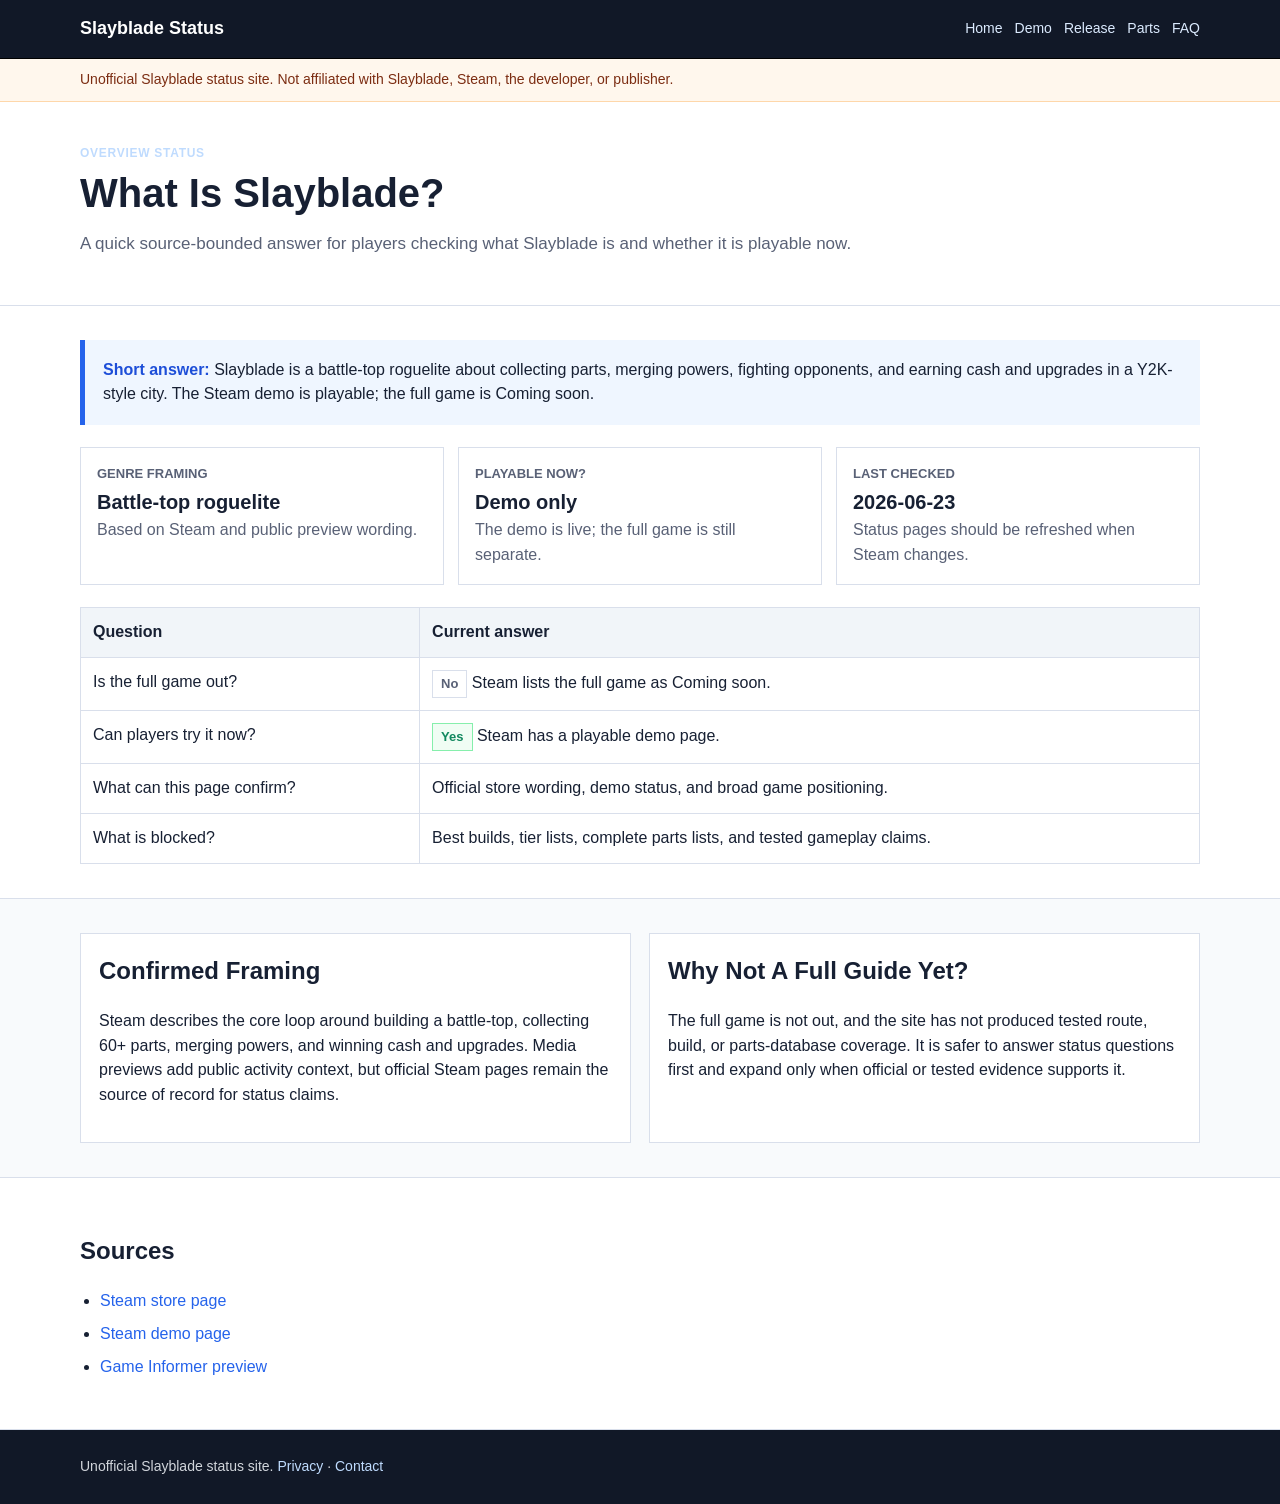
<file: what-is-slayblade/index.html>
﻿<!doctype html>
<html lang="en">
<head>
  <meta charset="utf-8">
  <meta name="viewport" content="width=device-width, initial-scale=1">
  <meta name="robots" content="index,follow">
  <meta name="description" content="A source-bounded overview of Slayblade, its playable demo status, battle-top roguelite premise, parts, and official-claim limits.">
  <link rel="canonical" href="https://slaybladeguide.com/what-is-slayblade/">
  <title>What Is Slayblade?</title>
  <link rel="stylesheet" href="../assets/styles.css">
  <script type="text/javascript">
    (function(c,l,a,r,i,t,y){
        c[a]=c[a]||function(){(c[a].q=c[a].q||[]).push(arguments)};
        t=l.createElement(r);t.async=1;t.src="https://www.clarity.ms/tag/"+i;
        y=l.getElementsByTagName(r)[0];y.parentNode.insertBefore(t,y);
    })(window, document, "clarity", "script", "xbj6lcbji1");
  </script>
  <script async src="https://www.googletagmanager.com/gtag/js?id=G-CD2M2RZZ3R"></script>
  <script>
    window.dataLayer = window.dataLayer || [];
    function gtag(){dataLayer.push(arguments);}
    gtag('js', new Date());
    gtag('config', 'G-CD2M2RZZ3R');
  </script>
</head>
<body>
  <header class="topbar"><div class="topbar-inner"><div class="brand">Slayblade Status</div><nav class="nav"><a href="../">Home</a><a href="../slayblade-demo-status/">Demo</a><a href="../slayblade-release-date-platforms/">Release</a><a href="../slayblade-parts-status/">Parts</a><a href="../slayblade-beginner-faq/">FAQ</a></nav></div></header>
  <div class="notice"><div class="notice-inner">Unofficial Slayblade status site. Not affiliated with Slayblade, Steam, the developer, or publisher.</div></div>
  <main>
    <section class="page-head"><div class="wrap"><div class="eyebrow">Overview status</div><h1>What Is Slayblade?</h1><p>A quick source-bounded answer for players checking what Slayblade is and whether it is playable now.</p></div></section>
    <section class="band"><div class="wrap"><div class="answer"><strong>Short answer:</strong> Slayblade is a battle-top roguelite about collecting parts, merging powers, fighting opponents, and earning cash and upgrades in a Y2K-style city. The Steam demo is playable; the full game is Coming soon.</div>
      <div class="status-cards">
        <div class="status-card"><span class="label">Genre framing</span><strong>Battle-top roguelite</strong><p>Based on Steam and public preview wording.</p></div>
        <div class="status-card"><span class="label">Playable now?</span><strong>Demo only</strong><p>The demo is live; the full game is still separate.</p></div>
        <div class="status-card"><span class="label">Last checked</span><strong>2026-06-23</strong><p>Status pages should be refreshed when Steam changes.</p></div>
      </div>
      <table class="status-table"><tr><th>Question</th><th>Current answer</th></tr><tr><td>Is the full game out?</td><td><span class="tag">No</span> Steam lists the full game as Coming soon.</td></tr><tr><td>Can players try it now?</td><td><span class="tag ok">Yes</span> Steam has a playable demo page.</td></tr><tr><td>What can this page confirm?</td><td>Official store wording, demo status, and broad game positioning.</td></tr><tr><td>What is blocked?</td><td>Best builds, tier lists, complete parts lists, and tested gameplay claims.</td></tr></table>
    </div></section>
    <section class="band alt"><div class="wrap"><div class="split"><div class="panel"><h2>Confirmed Framing</h2><p>Steam describes the core loop around building a battle-top, collecting 60+ parts, merging powers, and winning cash and upgrades. Media previews add public activity context, but official Steam pages remain the source of record for status claims.</p></div><div class="panel"><h2>Why Not A Full Guide Yet?</h2><p>The full game is not out, and the site has not produced tested route, build, or parts-database coverage. It is safer to answer status questions first and expand only when official or tested evidence supports it.</p></div></div></section>
    <section class="band"><div class="wrap"><h2>Sources</h2><ul class="source-list"><li><a href="https://store.steampowered.com/app/4117730/Slayblade/">Steam store page</a></li><li><a href="https://store.steampowered.com/app/4682290/Slayblade_Demo/">Steam demo page</a></li><li><a href="https://gameinformer.com/sgf-2026/2026/06/07/slayblade-is-a-y2k-beyblade-inspired-roguelite-from-the-kardboard-kings">Game Informer preview</a></li></ul></div></section>
  </main>
  <footer class="footer"><div class="wrap">Unofficial Slayblade status site. <a href="../privacy-policy/">Privacy</a> &middot; <a href="../contact/">Contact</a></div></footer>
</body>
</html>
</file>
<file: assets/styles.css>
:root {
  color-scheme: light;
  --ink: #172033;
  --muted: #596176;
  --line: #d9dfeb;
  --paper: #ffffff;
  --wash: #f3f6fb;
  --blue: #2563eb;
  --green: #11885f;
  --amber: #a35a00;
  --red: #b3261e;
}

* {
  box-sizing: border-box;
}

body {
  margin: 0;
  font-family: Arial, Helvetica, sans-serif;
  color: var(--ink);
  background: var(--wash);
  line-height: 1.55;
}

a {
  color: var(--blue);
  text-decoration: none;
}

a:hover {
  text-decoration: underline;
}

.topbar {
  background: #111827;
  color: #fff;
  border-bottom: 1px solid #000;
}

.topbar-inner {
  width: min(1120px, calc(100% - 32px));
  margin: 0 auto;
  min-height: 58px;
  display: flex;
  align-items: center;
  justify-content: space-between;
  gap: 18px;
}

.brand {
  font-size: 18px;
  font-weight: 700;
  letter-spacing: 0;
}

.nav {
  display: flex;
  flex-wrap: wrap;
  gap: 12px;
  font-size: 14px;
}

.nav a {
  color: #dbeafe;
}

.notice {
  background: #fff7ed;
  color: #7c2d12;
  border-bottom: 1px solid #fed7aa;
  font-size: 14px;
}

.notice-inner {
  width: min(1120px, calc(100% - 32px));
  margin: 0 auto;
  padding: 10px 0;
}

.hero {
  position: relative;
  min-height: 390px;
  color: #fff;
  background-image:
    linear-gradient(90deg, rgba(17, 24, 39, .96), rgba(17, 24, 39, .72), rgba(17, 24, 39, .36)),
    url("https://shared.akamai.steamstatic.com/store_item_assets/steam/apps/4117730/7f159502a95f3a41269de2e20f9e6f5a7c2fe565/capsule_616x353.jpg");
  background-size: cover;
  background-position: center;
}

.hero-inner {
  width: min(1120px, calc(100% - 32px));
  margin: 0 auto;
  padding: 68px 0 46px;
}

.eyebrow {
  text-transform: uppercase;
  font-size: 12px;
  font-weight: 700;
  color: #bfdbfe;
  letter-spacing: .06em;
}

h1 {
  margin: 10px 0 12px;
  max-width: 760px;
  font-size: 48px;
  line-height: 1.05;
  letter-spacing: 0;
}

.hero p {
  max-width: 760px;
  font-size: 18px;
  color: #e5e7eb;
}

.hero-actions {
  margin-top: 24px;
  display: flex;
  flex-wrap: wrap;
  gap: 12px;
}

.button {
  display: inline-flex;
  align-items: center;
  justify-content: center;
  min-height: 42px;
  padding: 0 16px;
  border: 1px solid #93c5fd;
  background: #eff6ff;
  color: #1d4ed8;
  font-weight: 700;
}

.button.secondary {
  background: rgba(255, 255, 255, .1);
  color: #fff;
  border-color: rgba(255, 255, 255, .48);
}

.wrap {
  width: min(1120px, calc(100% - 32px));
  margin: 0 auto;
}

.band {
  background: var(--paper);
  border-bottom: 1px solid var(--line);
  padding: 34px 0;
}

.band.alt {
  background: #f8fafc;
}

.page-head {
  background: #fff;
  border-bottom: 1px solid var(--line);
}

.page-head .wrap {
  padding: 42px 0 30px;
}

.page-head h1 {
  color: var(--ink);
  font-size: 40px;
  max-width: 900px;
}

.page-head p {
  max-width: 820px;
  color: var(--muted);
  font-size: 17px;
}

.grid {
  display: grid;
  grid-template-columns: repeat(3, minmax(0, 1fr));
  gap: 14px;
}

.grid.two {
  grid-template-columns: repeat(2, minmax(0, 1fr));
}

.tile {
  background: #fff;
  border: 1px solid var(--line);
  padding: 18px;
  min-height: 154px;
}

.tile h2,
.tile h3 {
  margin: 0 0 8px;
  font-size: 20px;
  line-height: 1.2;
}

.tile p {
  margin: 0;
  color: var(--muted);
}

.answer {
  border-left: 5px solid var(--blue);
  background: #eff6ff;
  padding: 18px;
  margin: 0 0 22px;
}

.answer strong {
  color: #1d4ed8;
}

.status-cards {
  display: grid;
  grid-template-columns: repeat(3, minmax(0, 1fr));
  gap: 14px;
  margin: 0 0 22px;
}

.status-card {
  border: 1px solid var(--line);
  background: #fff;
  padding: 16px;
  min-height: 118px;
}

.status-card .label {
  display: block;
  margin-bottom: 6px;
  color: var(--muted);
  font-size: 13px;
  font-weight: 700;
  text-transform: uppercase;
}

.status-card strong {
  display: block;
  margin-bottom: 4px;
  font-size: 20px;
  line-height: 1.2;
}

.status-card p,
.note {
  margin: 0;
  color: var(--muted);
}

.split {
  display: grid;
  grid-template-columns: repeat(2, minmax(0, 1fr));
  gap: 18px;
}

.panel {
  border: 1px solid var(--line);
  background: #fff;
  padding: 18px;
}

.panel h2,
.panel h3 {
  margin-top: 0;
}

.check-list,
.update-list {
  margin: 0;
  padding-left: 20px;
}

.check-list li,
.update-list li {
  margin: 8px 0;
}

.last-checked {
  display: inline-block;
  margin-top: 10px;
  color: var(--muted);
  font-size: 13px;
  font-weight: 700;
}

.status-table {
  width: 100%;
  border-collapse: collapse;
  background: #fff;
}

.status-table th,
.status-table td {
  border: 1px solid var(--line);
  padding: 12px;
  text-align: left;
  vertical-align: top;
}

.status-table th {
  background: #f1f5f9;
}

.tag {
  display: inline-block;
  padding: 3px 8px;
  border: 1px solid var(--line);
  background: #fff;
  color: var(--muted);
  font-size: 13px;
  font-weight: 700;
}

.tag.ok {
  color: var(--green);
  border-color: #86efac;
  background: #f0fdf4;
}

.tag.block {
  color: var(--red);
  border-color: #fecaca;
  background: #fef2f2;
}

.source-list {
  padding-left: 20px;
}

.source-list li {
  margin: 8px 0;
}

.footer {
  background: #111827;
  color: #d1d5db;
  padding: 26px 0;
  font-size: 14px;
}

.footer a {
  color: #bfdbfe;
}

@media (max-width: 760px) {
  .topbar-inner {
    align-items: flex-start;
    flex-direction: column;
    padding: 14px 0;
  }

  h1,
  .page-head h1 {
    font-size: 34px;
  }

  .hero {
    min-height: 430px;
  }

  .grid,
  .grid.two,
  .status-cards,
  .split {
    grid-template-columns: 1fr;
  }

  .status-table {
    font-size: 14px;
  }
}
</file>
